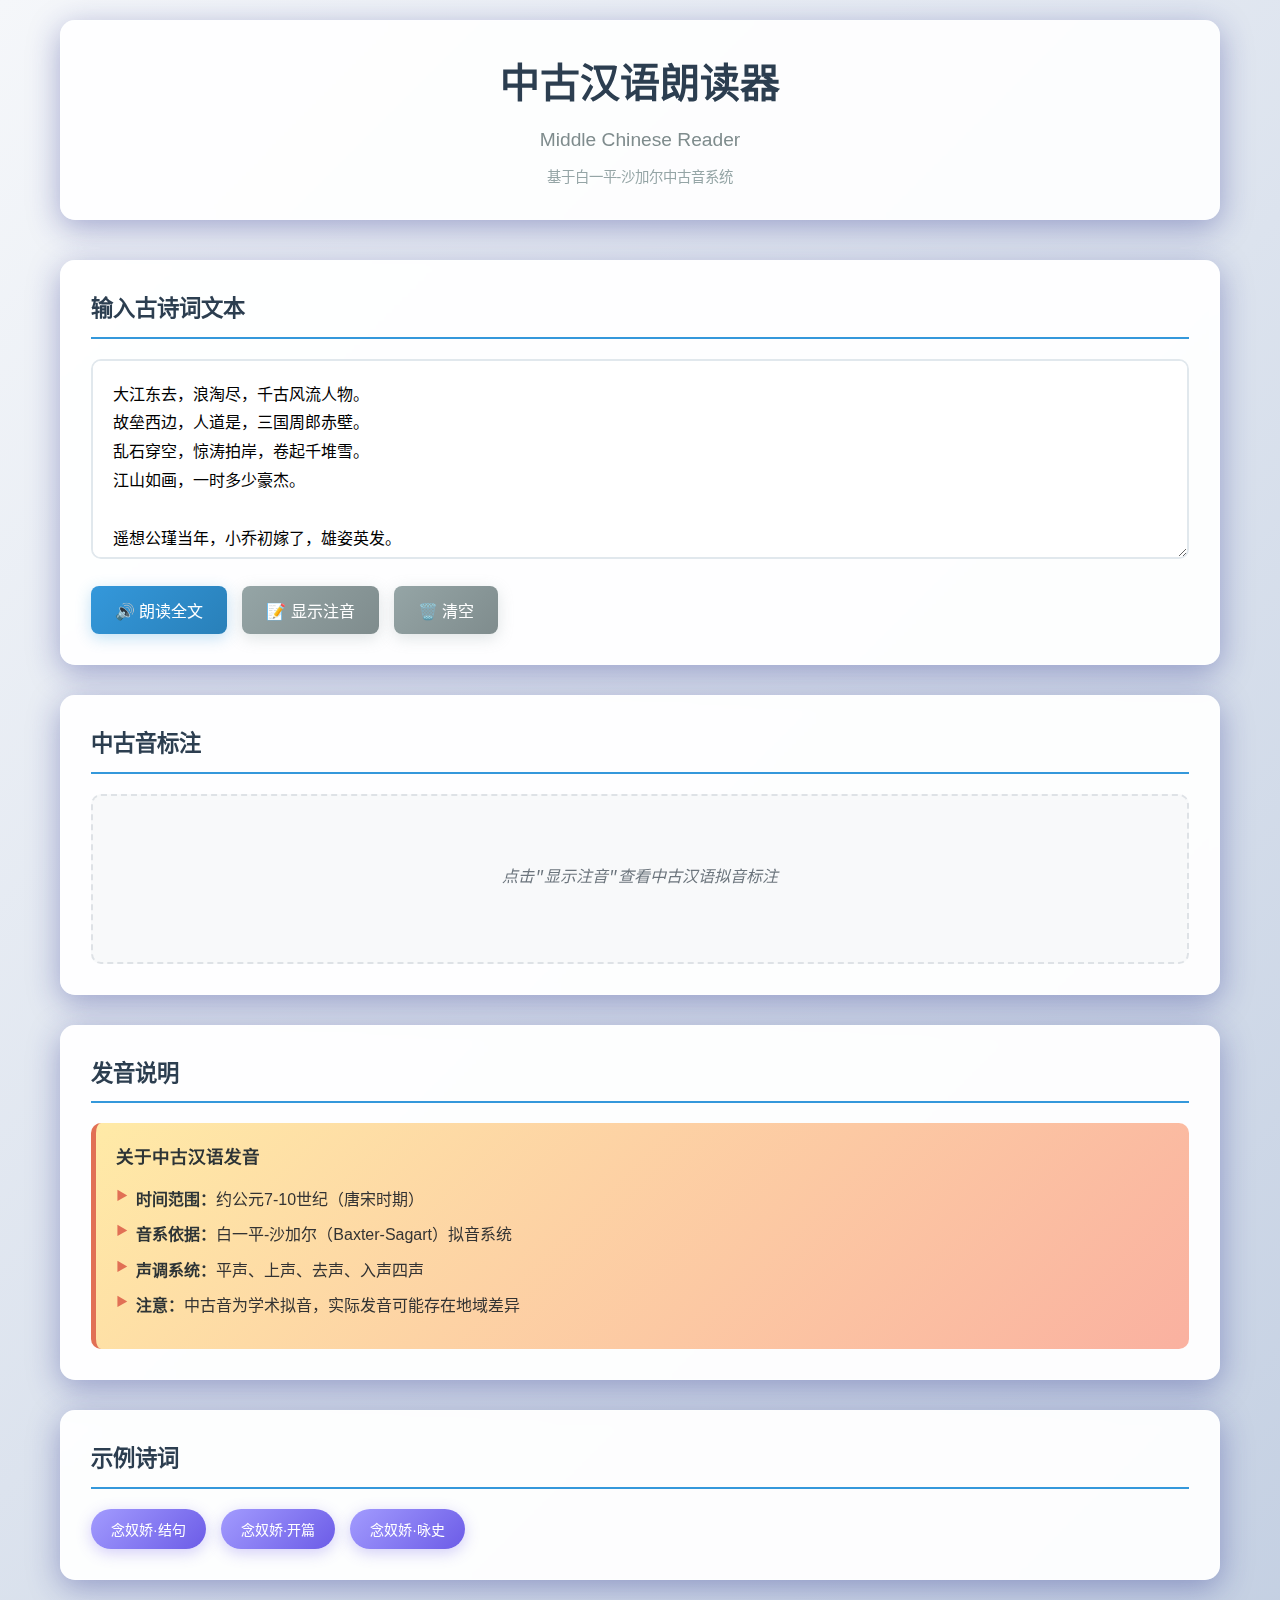
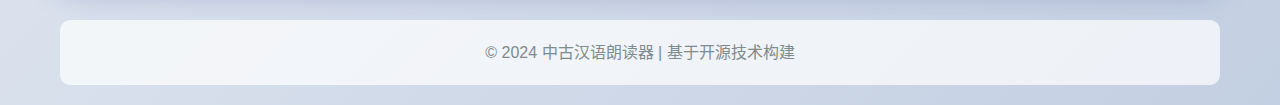
<file: index.html>
<!DOCTYPE html>
<html lang="zh-CN">
<head>
    <meta charset="UTF-8">
    <meta name="viewport" content="width=device-width, initial-scale=1.0">
    <title>中古汉语朗读器 - Middle Chinese Reader</title>
    <meta name="description" content="基于白一平-沙加尔系统的中古汉语朗读器，支持古诗词中古音标注和语音朗读">
    <meta name="keywords" content="中古汉语,朗读器,古诗词,中古音,白一平,沙加尔,念奴娇">
    <meta name="author" content="Middle Chinese Reader">
    <meta property="og:title" content="中古汉语朗读器">
    <meta property="og:description" content="体验古代汉语的韵律之美，支持《念奴娇·赤壁怀古》等经典作品">
    <meta property="og:type" content="website">
    <link rel="stylesheet" href="styles.css">
    <link rel="icon" href="data:image/svg+xml,<svg xmlns='http://www.w3.org/2000/svg' viewBox='0 0 100 100'><text y='.9em' font-size='90'>📜</text></svg>">
</head>
<body>
    <div class="container">
        <header>
            <h1>中古汉语朗读器</h1>
            <h2>Middle Chinese Reader</h2>
            <p>基于白一平-沙加尔中古音系统</p>
        </header>

        <main>
            <section class="input-section">
                <h3>输入古诗词文本</h3>
                <textarea id="textInput" placeholder="请输入古诗词文本，支持《念奴娇·赤壁怀古》等经典作品...">大江东去，浪淘尽，千古风流人物。
故垒西边，人道是，三国周郎赤壁。
乱石穿空，惊涛拍岸，卷起千堆雪。
江山如画，一时多少豪杰。

遥想公瑾当年，小乔初嫁了，雄姿英发。
羽扇纶巾，谈笑间，樯橹灰飞烟灭。
故国神游，多情应笑我，早生华发。
人生如梦，一尊还酹江月。</textarea>
                <div class="button-group">
                    <button id="readBtn" class="primary-btn">🔊 朗读全文</button>
                    <button id="annotateBtn" class="secondary-btn">📝 显示注音</button>
                    <button id="clearBtn" class="secondary-btn">🗑️ 清空</button>
                </div>
            </section>

            <section class="output-section">
                <h3>中古音标注</h3>
                <div id="annotationOutput" class="annotation-display">
                    <p class="placeholder">点击"显示注音"查看中古汉语拟音标注</p>
                </div>
            </section>

            <section class="pronunciation-section">
                <h3>发音说明</h3>
                <div class="info-card">
                    <h4>关于中古汉语发音</h4>
                    <ul>
                        <li><strong>时间范围：</strong>约公元7-10世纪（唐宋时期）</li>
                        <li><strong>音系依据：</strong>白一平-沙加尔（Baxter-Sagart）拟音系统</li>
                        <li><strong>声调系统：</strong>平声、上声、去声、入声四声</li>
                        <li><strong>注意：</strong>中古音为学术拟音，实际发音可能存在地域差异</li>
                    </ul>
                </div>
            </section>

            <section class="demo-section">
                <h3>示例诗词</h3>
                <div class="demo-buttons">
                    <button class="demo-btn" data-text="人生如梦，一尊还酹江月">念奴娇·结句</button>
                    <button class="demo-btn" data-text="大江东去，浪淘尽，千古风流人物">念奴娇·开篇</button>
                    <button class="demo-btn" data-text="江山如画，一时多少豪杰">念奴娇·咏史</button>
                </div>
            </section>
        </main>

        <footer>
            <p>&copy; 2024 中古汉语朗读器 | 基于开源技术构建</p>
        </footer>
    </div>

    <script src="middle-chinese-data.js"></script>
    <script src="app.js"></script>
</body>
</html>
</file>
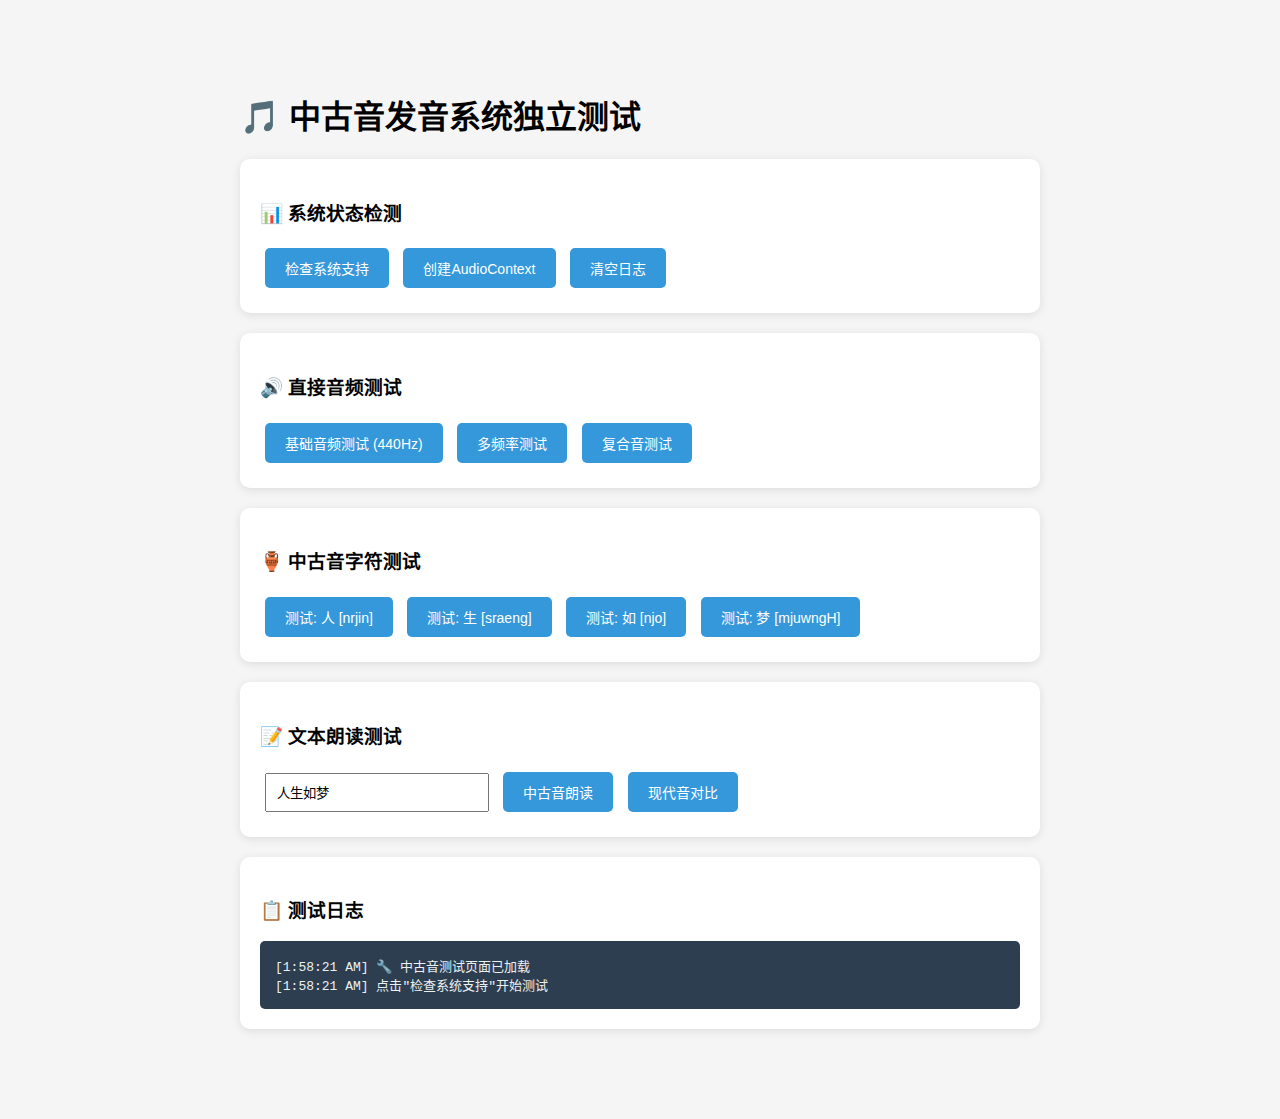
<file: test-mc-only.html>
<!DOCTYPE html>
<html lang="zh-CN">
<head>
    <meta charset="UTF-8">
    <meta name="viewport" content="width=device-width, initial-scale=1.0">
    <title>中古音发音测试</title>
    <style>
        body {
            font-family: 'Microsoft YaHei', sans-serif;
            max-width: 800px;
            margin: 50px auto;
            padding: 20px;
            background: #f5f5f5;
        }
        .test-section {
            background: white;
            padding: 20px;
            margin: 20px 0;
            border-radius: 10px;
            box-shadow: 0 2px 10px rgba(0,0,0,0.1);
        }
        button {
            padding: 10px 20px;
            margin: 5px;
            border: none;
            border-radius: 5px;
            cursor: pointer;
            font-size: 14px;
        }
        .test-btn {
            background: #3498db;
            color: white;
        }
        .test-btn:hover {
            background: #2980b9;
        }
        #log {
            background: #2c3e50;
            color: #ecf0f1;
            padding: 15px;
            border-radius: 5px;
            font-family: monospace;
            max-height: 300px;
            overflow-y: auto;
            white-space: pre-wrap;
        }
    </style>
</head>
<body>
    <h1>🎵 中古音发音系统独立测试</h1>
    
    <div class="test-section">
        <h3>📊 系统状态检测</h3>
        <button class="test-btn" onclick="checkSystem()">检查系统支持</button>
        <button class="test-btn" onclick="createAudioContext()">创建AudioContext</button>
        <button class="test-btn" onclick="clearLog()">清空日志</button>
    </div>

    <div class="test-section">
        <h3>🔊 直接音频测试</h3>
        <button class="test-btn" onclick="testBasicSound()">基础音频测试 (440Hz)</button>
        <button class="test-btn" onclick="testMultipleFreq()">多频率测试</button>
        <button class="test-btn" onclick="testComplexSound()">复合音测试</button>
    </div>

    <div class="test-section">
        <h3>🏺 中古音字符测试</h3>
        <button class="test-btn" onclick="testChar('人')">测试: 人 [nrjin]</button>
        <button class="test-btn" onclick="testChar('生')">测试: 生 [sraeng]</button>
        <button class="test-btn" onclick="testChar('如')">测试: 如 [njo]</button>
        <button class="test-btn" onclick="testChar('梦')">测试: 梦 [mjuwngH]</button>
    </div>

    <div class="test-section">
        <h3>📝 文本朗读测试</h3>
        <input type="text" id="testText" value="人生如梦" style="padding: 10px; margin: 5px; width: 200px;">
        <button class="test-btn" onclick="testTextPronunciation()">中古音朗读</button>
        <button class="test-btn" onclick="testModernPronunciation()">现代音对比</button>
    </div>

    <div class="test-section">
        <h3>📋 测试日志</h3>
        <div id="log"></div>
    </div>

    <!-- 加载中古音系统 -->
    <script src="middle-chinese-data.js"></script>
    <script src="middle-chinese-pronunciation.js"></script>

    <script>
        let mc = null;
        let audioContext = null;

        function log(message) {
            const logDiv = document.getElementById('log');
            const time = new Date().toLocaleTimeString();
            logDiv.textContent += `[${time}] ${message}\n`;
            logDiv.scrollTop = logDiv.scrollHeight;
            console.log(message);
        }

        function clearLog() {
            document.getElementById('log').textContent = '';
        }

        function checkSystem() {
            log('🔍 检查系统支持...');
            log(`AudioContext: ${!!window.AudioContext}`);
            log(`webkitAudioContext: ${!!window.webkitAudioContext}`);
            log(`mozAudioContext: ${!!window.mozAudioContext}`);
            log(`MiddleChinesePronunciation: ${typeof MiddleChinesePronunciation}`);
            log(`middleChineseData: ${typeof middleChineseData}`);
            log(`数据规模: ${Object.keys(middleChineseData || {}).length} 个汉字`);
        }

        async function createAudioContext() {
            try {
                log('⏳ 创建AudioContext...');
                const AudioContextClass = window.AudioContext || window.webkitAudioContext || window.mozAudioContext;
                audioContext = new AudioContextClass();
                log(`✅ AudioContext创建成功，状态: ${audioContext.state}`);
                
                if (audioContext.state === 'suspended') {
                    await audioContext.resume();
                    log(`🔊 AudioContext已激活，新状态: ${audioContext.state}`);
                }

                // 创建中古音系统
                mc = new MiddleChinesePronunciation();
                log('🎵 中古音系统已创建');
                
            } catch (error) {
                log(`❌ AudioContext创建失败: ${error.message}`);
            }
        }

        async function testBasicSound() {
            if (!audioContext) {
                await createAudioContext();
            }
            
            try {
                log('🔊 播放基础测试音 440Hz...');
                const oscillator = audioContext.createOscillator();
                const gainNode = audioContext.createGain();
                
                oscillator.frequency.setValueAtTime(440, audioContext.currentTime);
                oscillator.type = 'sine';
                gainNode.gain.setValueAtTime(0.3, audioContext.currentTime);
                gainNode.gain.exponentialRampToValueAtTime(0.01, audioContext.currentTime + 0.5);
                
                oscillator.connect(gainNode);
                gainNode.connect(audioContext.destination);
                
                oscillator.start();
                oscillator.stop(audioContext.currentTime + 0.5);
                
                log('✅ 基础测试音播放完成');
            } catch (error) {
                log(`❌ 基础测试音失败: ${error.message}`);
            }
        }

        async function testMultipleFreq() {
            if (!audioContext) {
                await createAudioContext();
            }
            
            const frequencies = [200, 300, 400, 500, 600];
            log('🎶 播放多频率测试...');
            
            for (let i = 0; i < frequencies.length; i++) {
                setTimeout(() => {
                    try {
                        const oscillator = audioContext.createOscillator();
                        const gainNode = audioContext.createGain();
                        
                        oscillator.frequency.setValueAtTime(frequencies[i], audioContext.currentTime);
                        oscillator.type = 'sine';
                        gainNode.gain.setValueAtTime(0.2, audioContext.currentTime);
                        gainNode.gain.exponentialRampToValueAtTime(0.01, audioContext.currentTime + 0.3);
                        
                        oscillator.connect(gainNode);
                        gainNode.connect(audioContext.destination);
                        
                        oscillator.start();
                        oscillator.stop(audioContext.currentTime + 0.3);
                        
                        log(`🔊 播放 ${frequencies[i]}Hz`);
                    } catch (error) {
                        log(`❌ ${frequencies[i]}Hz 播放失败: ${error.message}`);
                    }
                }, i * 400);
            }
        }

        async function testComplexSound() {
            if (!audioContext) {
                await createAudioContext();
            }
            
            try {
                log('🎵 播放复合音测试...');
                
                // 同时播放多个频率
                const frequencies = [220, 330, 440];
                const oscillators = [];
                const gainNode = audioContext.createGain();
                
                gainNode.gain.setValueAtTime(0.1, audioContext.currentTime);
                gainNode.gain.exponentialRampToValueAtTime(0.01, audioContext.currentTime + 1);
                gainNode.connect(audioContext.destination);
                
                frequencies.forEach(freq => {
                    const osc = audioContext.createOscillator();
                    osc.frequency.setValueAtTime(freq, audioContext.currentTime);
                    osc.type = 'sine';
                    osc.connect(gainNode);
                    osc.start();
                    osc.stop(audioContext.currentTime + 1);
                    oscillators.push(osc);
                });
                
                log('✅ 复合音测试完成');
            } catch (error) {
                log(`❌ 复合音测试失败: ${error.message}`);
            }
        }

        async function testChar(char) {
            if (!mc) {
                await createAudioContext();
            }
            
            try {
                const data = middleChineseData[char];
                if (data) {
                    log(`🏺 测试中古音: ${char} [${data.ipa}] ${data.tone}`);
                    await mc.pronounceCharacter(char);
                    log(`✅ ${char} 发音完成`);
                } else {
                    log(`❌ 未找到 ${char} 的中古音数据`);
                }
            } catch (error) {
                log(`❌ ${char} 发音失败: ${error.message}`);
            }
        }

        async function testTextPronunciation() {
            const text = document.getElementById('testText').value;
            if (!mc) {
                await createAudioContext();
            }
            
            try {
                log(`🏺 中古音朗读: ${text}`);
                await mc.pronounceText(text, 1.0);
                log(`✅ 中古音朗读完成`);
            } catch (error) {
                log(`❌ 中古音朗读失败: ${error.message}`);
            }
        }

        async function testModernPronunciation() {
            const text = document.getElementById('testText').value;
            try {
                log(`🎵 现代音朗读: ${text}`);
                const utterance = new SpeechSynthesisUtterance(text);
                utterance.lang = 'zh-CN';
                utterance.rate = 0.8;
                speechSynthesis.speak(utterance);
                log(`✅ 现代音朗读开始`);
            } catch (error) {
                log(`❌ 现代音朗读失败: ${error.message}`);
            }
        }

        // 页面加载后初始化
        window.addEventListener('load', () => {
            log('🔧 中古音测试页面已加载');
            log('点击"检查系统支持"开始测试');
        });
    </script>
</body>
</html>
</file>
<file: styles.css>
/* 中古汉语朗读器样式表 */

/* 重置与基础样式 */
* {
    margin: 0;
    padding: 0;
    box-sizing: border-box;
}

body {
    font-family: 'PingFang SC', 'Microsoft YaHei', 'Hiragino Sans GB', sans-serif;
    line-height: 1.6;
    color: #333;
    background: linear-gradient(135deg, #f5f7fa 0%, #c3cfe2 100%);
    min-height: 100vh;
}

.container {
    max-width: 1200px;
    margin: 0 auto;
    padding: 20px;
}

/* 头部样式 */
header {
    text-align: center;
    margin-bottom: 40px;
    padding: 30px 0;
    background: rgba(255, 255, 255, 0.9);
    border-radius: 15px;
    box-shadow: 0 8px 32px rgba(31, 38, 135, 0.37);
    backdrop-filter: blur(4px);
    border: 1px solid rgba(255, 255, 255, 0.18);
}

header h1 {
    font-size: 2.5em;
    color: #2c3e50;
    margin-bottom: 10px;
    font-weight: 600;
}

header h2 {
    font-size: 1.2em;
    color: #7f8c8d;
    margin-bottom: 10px;
    font-weight: 300;
}

header p {
    color: #95a5a6;
    font-size: 0.9em;
}

/* 主要内容区域 */
main {
    display: grid;
    gap: 30px;
    grid-template-columns: 1fr;
}

section {
    background: rgba(255, 255, 255, 0.95);
    padding: 30px;
    border-radius: 15px;
    box-shadow: 0 8px 32px rgba(31, 38, 135, 0.37);
    backdrop-filter: blur(4px);
    border: 1px solid rgba(255, 255, 255, 0.18);
}

section h3 {
    color: #2c3e50;
    margin-bottom: 20px;
    font-size: 1.4em;
    border-bottom: 2px solid #3498db;
    padding-bottom: 10px;
}

/* 输入区域样式 */
.input-section textarea {
    width: 100%;
    min-height: 200px;
    padding: 20px;
    border: 2px solid #e1e8ed;
    border-radius: 10px;
    font-size: 16px;
    font-family: inherit;
    line-height: 1.8;
    resize: vertical;
    transition: border-color 0.3s ease, box-shadow 0.3s ease;
}

.input-section textarea:focus {
    outline: none;
    border-color: #3498db;
    box-shadow: 0 0 0 3px rgba(52, 152, 219, 0.1);
}

.input-section textarea::placeholder {
    color: #bdc3c7;
}

/* 按钮样式 */
.button-group {
    display: flex;
    gap: 15px;
    margin-top: 20px;
    flex-wrap: wrap;
}

.primary-btn, .secondary-btn {
    padding: 12px 24px;
    border: none;
    border-radius: 8px;
    font-size: 16px;
    font-weight: 500;
    cursor: pointer;
    transition: all 0.3s ease;
    display: flex;
    align-items: center;
    gap: 8px;
}

.primary-btn {
    background: linear-gradient(135deg, #3498db, #2980b9);
    color: white;
    box-shadow: 0 4px 15px rgba(52, 152, 219, 0.3);
}

.primary-btn:hover {
    background: linear-gradient(135deg, #2980b9, #1f5582);
    transform: translateY(-2px);
    box-shadow: 0 6px 20px rgba(52, 152, 219, 0.4);
}

.secondary-btn {
    background: linear-gradient(135deg, #95a5a6, #7f8c8d);
    color: white;
    box-shadow: 0 4px 15px rgba(149, 165, 166, 0.3);
}

.secondary-btn:hover {
    background: linear-gradient(135deg, #7f8c8d, #6c7b7d);
    transform: translateY(-2px);
    box-shadow: 0 6px 20px rgba(149, 165, 166, 0.4);
}

.primary-btn:disabled, .secondary-btn:disabled {
    background: #bdc3c7;
    cursor: not-allowed;
    transform: none;
    box-shadow: none;
}

/* 标注显示区域 */
.annotation-display {
    min-height: 150px;
    background: #f8f9fa;
    border: 2px dashed #dee2e6;
    border-radius: 10px;
    padding: 20px;
    font-family: 'Courier New', monospace;
}

.annotation-display .placeholder {
    color: #6c757d;
    text-align: center;
    font-style: italic;
    margin: 50px 0;
}

.annotation-line {
    margin-bottom: 20px;
    line-height: 2.5;
}

.character-annotation {
    display: inline-block;
    vertical-align: top;
    margin: 5px 8px;
    text-align: center;
    padding: 8px;
    background: rgba(255, 255, 255, 0.8);
    border-radius: 8px;
    box-shadow: 0 2px 8px rgba(0, 0, 0, 0.1);
    transition: transform 0.2s ease;
}

.character-annotation:hover {
    transform: scale(1.05);
    background: rgba(255, 255, 255, 1);
}

.character-annotation.unknown {
    background: rgba(231, 76, 60, 0.1);
    border: 1px solid rgba(231, 76, 60, 0.3);
}

.character {
    display: block;
    font-size: 24px;
    font-weight: bold;
    color: #2c3e50;
    margin-bottom: 4px;
}

.ipa {
    display: block;
    font-size: 12px;
    color: #3498db;
    font-family: 'Times New Roman', serif;
    margin-bottom: 2px;
}

.pinyin {
    display: block;
    font-size: 11px;
    color: #27ae60;
    margin-bottom: 2px;
}

.tone {
    display: block;
    font-size: 10px;
    color: #8e44ad;
}

.punctuation {
    font-size: 20px;
    color: #7f8c8d;
    margin: 0 5px;
}

.annotation-stats {
    margin-top: 20px;
    padding: 15px;
    background: linear-gradient(135deg, #e8f5e8, #d4e5f7);
    border-radius: 8px;
    border-left: 4px solid #27ae60;
}

.annotation-stats p {
    margin-bottom: 5px;
    font-size: 14px;
}

/* 信息卡片样式 */
.info-card {
    background: linear-gradient(135deg, #ffeaa7, #fab1a0);
    padding: 20px;
    border-radius: 10px;
    border-left: 5px solid #e17055;
}

.info-card h4 {
    color: #2d3436;
    margin-bottom: 15px;
    font-size: 1.1em;
}

.info-card ul {
    list-style: none;
    padding-left: 0;
}

.info-card li {
    margin-bottom: 10px;
    padding-left: 20px;
    position: relative;
}

.info-card li::before {
    content: "▶";
    position: absolute;
    left: 0;
    color: #e17055;
    font-size: 12px;
}

.info-card strong {
    color: #2d3436;
}

/* 示例区域样式 */
.demo-buttons {
    display: flex;
    gap: 15px;
    flex-wrap: wrap;
}

.demo-btn {
    padding: 10px 20px;
    background: linear-gradient(135deg, #a29bfe, #6c5ce7);
    color: white;
    border: none;
    border-radius: 20px;
    cursor: pointer;
    font-size: 14px;
    transition: all 0.3s ease;
    box-shadow: 0 4px 15px rgba(108, 92, 231, 0.3);
}

.demo-btn:hover {
    background: linear-gradient(135deg, #6c5ce7, #5f3dc4);
    transform: translateY(-2px);
    box-shadow: 0 6px 20px rgba(108, 92, 231, 0.4);
}

/* 页脚样式 */
footer {
    text-align: center;
    margin-top: 40px;
    padding: 20px;
    color: #7f8c8d;
    background: rgba(255, 255, 255, 0.7);
    border-radius: 10px;
}

/* 响应式设计 */
@media (max-width: 768px) {
    .container {
        padding: 15px;
    }
    
    header h1 {
        font-size: 2em;
    }
    
    section {
        padding: 20px;
    }
    
    .button-group {
        flex-direction: column;
    }
    
    .primary-btn, .secondary-btn {
        width: 100%;
        justify-content: center;
    }
    
    .demo-buttons {
        flex-direction: column;
    }
    
    .demo-btn {
        width: 100%;
        text-align: center;
    }
    
    .character-annotation {
        margin: 3px 5px;
        padding: 6px;
    }
    
    .character {
        font-size: 20px;
    }
}

@media (max-width: 480px) {
    header h1 {
        font-size: 1.8em;
    }
    
    .input-section textarea {
        min-height: 150px;
        font-size: 14px;
    }
    
    .character {
        font-size: 18px;
    }
    
    .ipa, .pinyin, .tone {
        font-size: 10px;
    }
}

/* 动画效果 */
@keyframes fadeIn {
    from {
        opacity: 0;
        transform: translateY(20px);
    }
    to {
        opacity: 1;
        transform: translateY(0);
    }
}

.annotation-line {
    animation: fadeIn 0.5s ease-out;
}

/* 滚动条样式 */
.input-section textarea::-webkit-scrollbar {
    width: 8px;
}

.input-section textarea::-webkit-scrollbar-track {
    background: #f1f1f1;
    border-radius: 4px;
}

.input-section textarea::-webkit-scrollbar-thumb {
    background: #c1c1c1;
    border-radius: 4px;
}

.input-section textarea::-webkit-scrollbar-thumb:hover {
    background: #a8a8a8;
}
</file>
